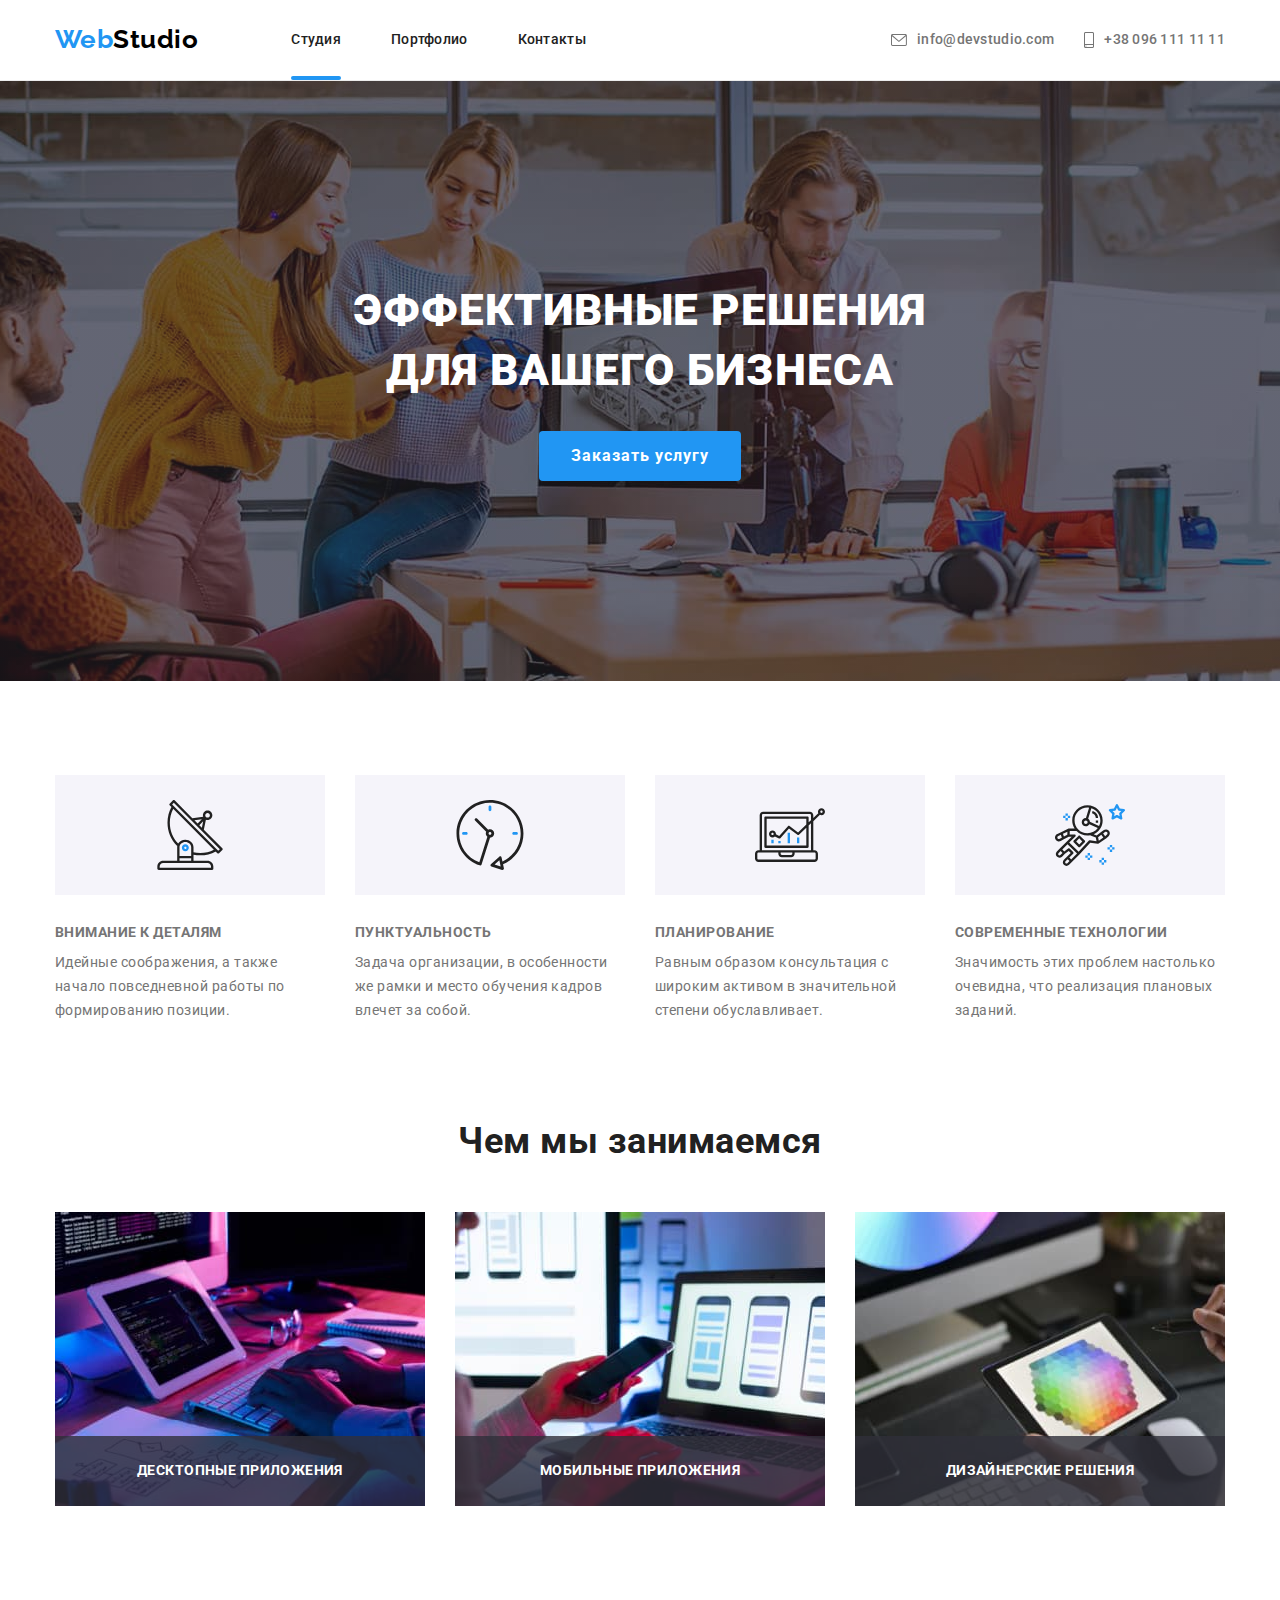
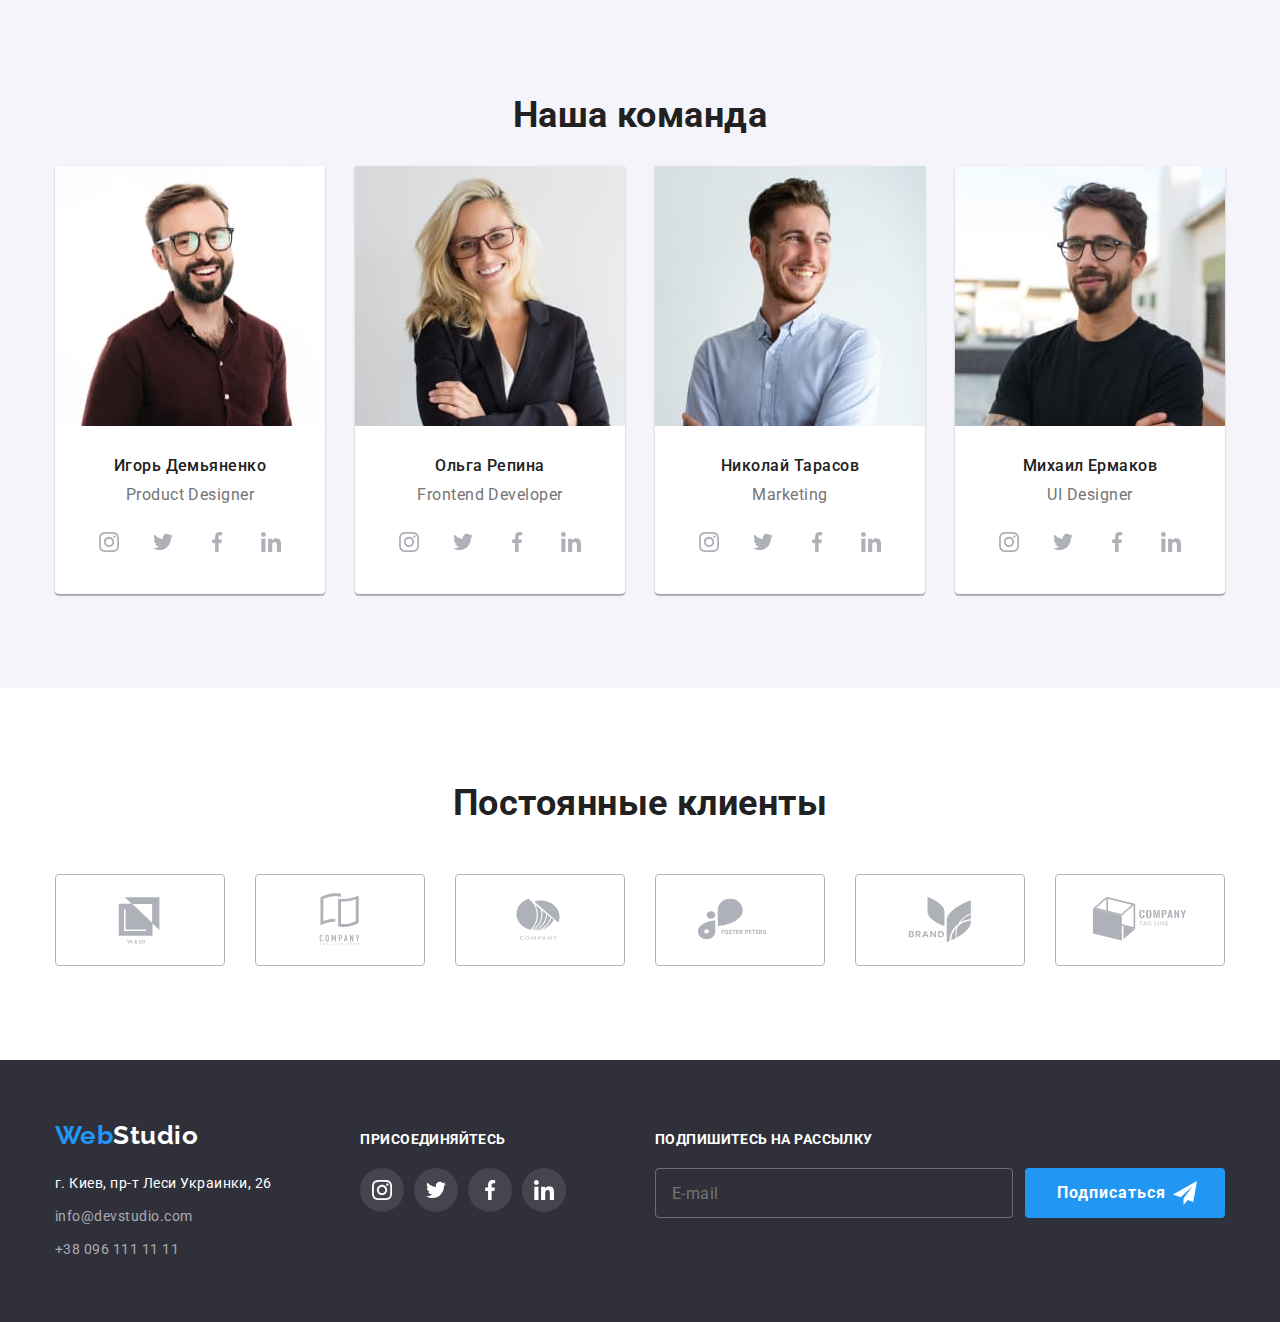
<file: index.html>
<!DOCTYPE html>
<html lang="ru">
  <head>
    <meta charset="UTF-8" />
    <meta http-equiv="X-UA-Compatible" content="IE=edge" />
    <meta name="viewport" content="width=device-width, initial-scale=1.0" />
    <title>WebStudio</title>
    <link rel="preconnect" href="https://fonts.gstatic.com" />
    <link
      href="https://fonts.googleapis.com/css2?family=Raleway:wght@700&family=Roboto:wght@400;500;700;900&display=swap"
      rel="stylesheet"
    />
    <link
      rel="stylesheet"
      href="https://cdnjs.cloudflare.com/ajax/libs/modern-normalize/1.0.0/modern-normalize.min.css"
    />
    <link rel="stylesheet" href="./css/main.css" />
  </head>
  <body>
    <header class="header">
      <div class="container header__nav">
        <nav class="header__nav">
          <a href="./index.html" class="logo header__logo"
            >Web<span class="logo__accent">Studio</span>
          </a>
          <ul class="header__site-nav list">
            <li class="item">
              <a
                href="./index.html"
                class="link header__nav-top header__current"
                >Студия</a
              >
            </li>
            <li class="item">
              <a href="./portfolio.html" class="link header__nav-top"
                >Портфолио</a
              >
            </li>
            <li class="item">
              <a href="" class="link header__nav-top">Контакты</a>
            </li>
          </ul>
        </nav>
        <ul class="header__contacts list">
          <li class="item header__contacts-link">
            <a href="mailto:info@devstudio.com" class="link header__nav-top">
              <svg class="header--mail">
                <use
                  href="./images/icons/symbol-defs.svg#icon-envelopehover"
                ></use>
              </svg>
              info@devstudio.com
            </a>
          </li>
          <li class="item header__contacts-link">
            <a href="tel:+380961111111" class="link header__nav-top">
              <svg class="header--phone">
                <use
                  href="./images/icons/symbol-defs.svg#icon-smartphone"
                ></use>
              </svg>
              +38 096 111 11 11</a
            >
          </li>
        </ul>
      </div>
    </header>

    <main>
      <!-- Главная секция - Блок "Герой"  -->
      <section class="hero overlay">
        <div class="container">
          <h1 class="hero__title">
            Эффективные решения <br />
            для вашего бизнеса
          </h1>
          <button data-modal-open type="button" class="button primary pointer">
            Заказать услугу
          </button>
        </div>
      </section>

      <!-- Особенности - заголовок h2 спрятать-->
      <section class="section">
        <div class="container">
          <h2 class="section__title visually-hidden">Особенности</h2>
          <ul class="features list">
            <li class="features__item">
              <div class="features__content">
                <div class="features__svg">
                  <svg class="features__icon">
                    <use
                      href="./images/icons/symbol-defs.svg#icon-antenna1"
                    ></use>
                  </svg>
                </div>
                <div class="features__text">
                  <h3 class="features__title--color">Внимание к деталям</h3>
                  <p class="features__specialty">
                    Идейные соображения, а также начало повседневной работы по
                    формированию позиции.
                  </p>
                </div>
              </div>
            </li>
            <li class="features__item">
              <div class="features__content">
                <div class="features__svg">
                  <svg class="features__icon">
                    <use
                      href="./images/icons/symbol-defs.svg#icon-clock1"
                    ></use>
                  </svg>
                </div>
                <div class="features__text">
                  <h3 class="features__title--color">Пунктуальность</h3>
                  <p class="features__specialty">
                    Задача организации, в особенности же рамки и место обучения
                    кадров влечет за собой.
                  </p>
                </div>
              </div>
            </li>
            <li class="features__item">
              <div class="features__content">
                <div class="features__svg">
                  <svg class="features__icon">
                    <use
                      href="./images/icons/symbol-defs.svg#icon-diagram1"
                    ></use>
                  </svg>
                </div>
                <div class="features__text">
                  <h3 class="features__title--color">Планирование</h3>
                  <p class="features__specialty">
                    Равным образом консультация с широким активом в значительной
                    степени обуславливает.
                  </p>
                </div>
              </div>
            </li>
            <li class="features__item">
              <div class="features__content">
                <div class="features__svg">
                  <svg class="features__icon">
                    <use
                      href="./images/icons/symbol-defs.svg#icon-astronaut"
                    ></use>
                  </svg>
                </div>
                <div class="features__text">
                  <h3 class="features__title--color">Современные технологии</h3>
                  <p class="features__specialty">
                    Значимость этих проблем настолько очевидна, что реализация
                    плановых заданий.
                  </p>
                </div>
              </div>
            </li>
          </ul>
        </div>
      </section>

      <!-- Чем мы занимаемся   -->

      <section class="section works works--top">
        <div class="container">
          <h2 class="section__title works__title">Чем мы занимаемся</h2>
          <ul class="list flex-item">
            <li class="flex-item works__picture">
              <div class="works__thumb">
                <img
                  src="./images/box1.jpg"
                  alt="Вид сайта на ПК"
                  width="370"
                />
                <div class="works__caption">
                  <p class="works__text">Десктопные приложения</p>
                </div>
              </div>
            </li>
            <li class="flex-item works__picture">
              <div class="works__thumb">
                <img
                  src="./images/box2.jpg"
                  alt="Разработка мобильного приложения"
                  width="370"
                />
                <div class="works__caption">
                  <p class="works__text">Мобильные приложения</p>
                </div>
              </div>
            </li>
            <li class="flex-item works__picture">
              <div class="works__thumb">
                <img
                  src="./images/box3.jpg"
                  alt="Вид сайта на планшете"
                  width="370"
                />
                <div class="works__caption">
                  <p class="works__text">Дизайнерские решения</p>
                </div>
              </div>
            </li>
          </ul>
        </div>
      </section>

      <!-- Наша команда -->
      <section class="team section">
        <div class="container">
          <h2 class="section__title">Наша команда</h2>
          <ul class="team__master list flex-item">
            <li class="team__border">
              <div>
                <img
                  class="flex-item picture"
                  src="./images/img1.jpg"
                  alt="Игорь Демьяненко"
                  width="270"
                />
                <div class="team__text--padding">
                  <h3 class="list">Игорь Демьяненко</h3>
                  <p class="team__master-post">Product Designer</p>
                  <ul class="socials-icons">
                    <li class="list socials-icons-item">
                      <a href="" class="socials-icons-link"
                        ><svg class="socials-icons-svg">
                          <use
                            href="./images/icons/symbol-defs.svg#icon-instagram"
                          ></use>
                        </svg>
                      </a>
                    </li>
                    <li class="list socials-icons-item">
                      <a href="" class="socials-icons-link"
                        ><svg class="socials-icons-svg">
                          <use
                            href="./images/icons/symbol-defs.svg#icon-twitter"
                          ></use>
                        </svg>
                      </a>
                    </li>
                    <li class="list socials-icons-item">
                      <a href="" class="socials-icons-link"
                        ><svg class="socials-icons-svg">
                          <use
                            href="./images/icons/symbol-defs.svg#icon-facebook"
                          ></use>
                        </svg>
                      </a>
                    </li>
                    <li class="list socials-icons-item">
                      <a href="" class="socials-icons-link"
                        ><svg class="socials-icons-svg">
                          <use
                            href="./images/icons/symbol-defs.svg#icon-linkedin"
                          ></use>
                        </svg>
                      </a>
                    </li>
                  </ul>
                </div>
              </div>
            </li>
            <li class="team__border">
              <div>
                <img
                  class="flex-item picture"
                  src="./images/img2.jpg"
                  alt="Ольга Репина"
                  width="270"
                />
                <div class="team__text--padding">
                  <h3 class="list">Ольга Репина</h3>
                  <p class="team__master-post">Frontend Developer</p>
                  <ul class="socials-icons">
                    <li class="list socials-icons-item">
                      <a href="" class="socials-icons-link"
                        ><svg class="socials-icons-svg">
                          <use
                            href="./images/icons/symbol-defs.svg#icon-instagram"
                          ></use>
                        </svg>
                      </a>
                    </li>
                    <li class="list socials-icons-item">
                      <a href="" class="socials-icons-link"
                        ><svg class="socials-icons-svg">
                          <use
                            href="./images/icons/symbol-defs.svg#icon-twitter"
                          ></use>
                        </svg>
                      </a>
                    </li>
                    <li class="list socials-icons-item">
                      <a href="" class="socials-icons-link"
                        ><svg class="socials-icons-svg">
                          <use
                            href="./images/icons/symbol-defs.svg#icon-facebook"
                          ></use>
                        </svg>
                      </a>
                    </li>
                    <li class="list socials-icons-item">
                      <a href="" class="socials-icons-link"
                        ><svg class="socials-icons-svg">
                          <use
                            href="./images/icons/symbol-defs.svg#icon-linkedin"
                          ></use>
                        </svg>
                      </a>
                    </li>
                  </ul>
                </div>
              </div>
            </li>
            <li class="team__border">
              <div>
                <img
                  class="flex-item picture"
                  src="./images/img3.jpg"
                  alt="Николай Тарасов"
                  width="270"
                />
                <div class="team__text--padding">
                  <h3 class="list">Николай Тарасов</h3>
                  <p class="team__master-post">Marketing</p>
                  <ul class="socials-icons">
                    <li class="list socials-icons-item">
                      <a href="" class="socials-icons-link"
                        ><svg class="socials-icons-svg">
                          <use
                            href="./images/icons/symbol-defs.svg#icon-instagram"
                          ></use>
                        </svg>
                      </a>
                    </li>
                    <li class="list socials-icons-item">
                      <a href="" class="socials-icons-link"
                        ><svg class="socials-icons-svg">
                          <use
                            href="./images/icons/symbol-defs.svg#icon-twitter"
                          ></use>
                        </svg>
                      </a>
                    </li>
                    <li class="list socials-icons-item">
                      <a href="" class="socials-icons-link"
                        ><svg class="socials-icons-svg">
                          <use
                            href="./images/icons/symbol-defs.svg#icon-facebook"
                          ></use>
                        </svg>
                      </a>
                    </li>
                    <li class="list socials-icons-item">
                      <a href="" class="socials-icons-link"
                        ><svg class="socials-icons-svg">
                          <use
                            href="./images/icons/symbol-defs.svg#icon-linkedin"
                          ></use>
                        </svg>
                      </a>
                    </li>
                  </ul>
                </div>
              </div>
            </li>
            <li class="team__border">
              <div>
                <img
                  class="flex-item picture"
                  src="./images/img4.jpg"
                  alt="Михаил Ермаков"
                  width="270"
                />
                <div class="team__text--padding">
                  <h3 class="list">Михаил Ермаков</h3>
                  <p class="team__master-post">UI Designer</p>
                  <ul class="socials-icons">
                    <li class="list socials-icons-item">
                      <a href="" class="socials-icons-link"
                        ><svg class="socials-icons-svg">
                          <use
                            href="./images/icons/symbol-defs.svg#icon-instagram"
                          ></use>
                        </svg>
                      </a>
                    </li>
                    <li class="list socials-icons-item">
                      <a href="" class="socials-icons-link"
                        ><svg class="socials-icons-svg">
                          <use
                            href="./images/icons/symbol-defs.svg#icon-twitter"
                          ></use>
                        </svg>
                      </a>
                    </li>
                    <li class="list socials-icons-item">
                      <a href="" class="socials-icons-link"
                        ><svg class="socials-icons-svg">
                          <use
                            href="./images/icons/symbol-defs.svg#icon-facebook"
                          ></use>
                        </svg>
                      </a>
                    </li>
                    <li class="list socials-icons-item">
                      <a href="" class="socials-icons-link"
                        ><svg class="socials-icons-svg">
                          <use
                            href="./images/icons/symbol-defs.svg#icon-linkedin"
                          ></use>
                        </svg>
                      </a>
                    </li>
                  </ul>
                </div>
              </div>
            </li>
          </ul>
        </div>
      </section>
    </main>

    <!-- Постоянные клиенты-->

    <section class="section">
      <div class="container">
        <h2 class="section__title clients">Постоянные клиенты</h2>
        <ul class="clients__list">
          <li class="list clients__company">
            <a
              href=""
              class="clients__img"
              target="_blank"
              rel="noopener noreferrer"
            >
              <svg class="clients__svg" width="41" height="47">
                <use href="./images/icons/symbol-defs.svg#icon-logo1"></use>
              </svg>
            </a>
          </li>
          <li class="list clients__company">
            <a
              href=""
              class="clients__img"
              target="_blank"
              rel="noopener noreferrer"
            >
              <svg class="clients__svg" width="40" height="52">
                <use href="./images/icons/symbol-defs.svg#icon-logo2"></use>
              </svg>
            </a>
          </li>
          <li class="list clients__company">
            <a
              href=""
              class="clients__img"
              target="_blank"
              rel="noopener noreferrer"
            >
              <svg class="clients__svg" width="43" height="41">
                <use href="./images/icons/symbol-defs.svg#icon-logo3"></use>
              </svg>
            </a>
          </li>
          <li class="list clients__company">
            <a
              href=""
              class="clients__img"
              target="_blank"
              rel="noopener noreferrer"
            >
              <svg class="clients__svg" width="84" height="40">
                <use href="./images/icons/symbol-defs.svg#icon-logo4"></use>
              </svg>
            </a>
          </li>
          <li class="list clients__company">
            <a
              href=""
              class="clients__img"
              target="_blank"
              rel="noopener noreferrer"
            >
              <svg class="clients__svg" width="62" height="45">
                <use href="./images/icons/symbol-defs.svg#icon-logo5"></use>
              </svg>
            </a>
          </li>
          <li class="list clients__company">
            <a
              href=""
              class="clients__img"
              target="_blank"
              rel="noopener noreferrer"
            >
              <svg class="clients__svg" width="93" height="43">
                <use href="./images/icons/symbol-defs.svg#icon-logo6"></use>
              </svg>
            </a>
          </li>
        </ul>
      </div>
    </section>

    <!-- Подвал -->

    <footer class="footer footer--padding">
      <div class="container footer__content">
        <div>
          <a href="./index.html" class="logo"
            >Web<span class="footer__address--color">Studio</span>
          </a>
          <address>
            <ul class="list footer__list--top">
              <li class="footer__address--margin">
                <p class="footer__location--decor">
                  г. Киев, пр-т Леси Украинки, 26
                </p>
              </li>
              <li class="footer__address--margin">
                <a
                  href="mailto:info@devstudio.com"
                  class="footer__contacts--color"
                  >info@devstudio.com
                </a>
              </li>
              <li class="footer__address--margin">
                <a href="tel:+380961111111" class="footer__contacts--color"
                  >+38 096 111 11 11
                </a>
              </li>
            </ul>
          </address>
        </div>
        <div class="footer__socials">
          <p class="footer__title">Присоединяйтесь</p>
          <ul class="socials-icons footer__socials-icons">
            <li class="list socials-icons-item">
              <a href="" class="socials-icons-link footer--radius">
                <svg
                  class="socials-icons-svg footer__socials-icons--color"
                  width="20"
                  height="20"
                >
                  <use
                    href="./images/icons/symbol-defs.svg#icon-instagram"
                  ></use>
                </svg>
              </a>
            </li>
            <li class="list socials-icons-item">
              <a href="" class="socials-icons-link footer--radius"
                ><svg class="socials-icons-svg footer__socials-icons--color">
                  <use href="./images/icons/symbol-defs.svg#icon-twitter"></use>
                </svg>
              </a>
            </li>
            <li class="list socials-icons-item">
              <a href="" class="socials-icons-link footer--radius"
                ><svg class="socials-icons-svg footer__socials-icons--color">
                  <use
                    href="./images/icons/symbol-defs.svg#icon-facebook"
                  ></use>
                </svg>
              </a>
            </li>
            <li class="list socials-icons-item">
              <a href="" class="socials-icons-link footer--radius"
                ><svg class="socials-icons-svg footer__socials-icons--color">
                  <use
                    href="./images/icons/symbol-defs.svg#icon-linkedin"
                  ></use>
                </svg>
              </a>
            </li>
          </ul>
        </div>
        <div>
          <p class="footer__title">Подпишитесь на рассылку</p>
          <form>
            <div class="footer__label">
              <label for="mail"></label>

              <input
                class="footer__mail"
                type="email"
                name="mail"
                id="mail"
                placeholder="E-mail"
              />

              <button type="submit" class="button footer__btn">
                Подписаться
              </button>
              <svg class="footer__icon" width="24px" height="24px">
                <use href="./images/icons/symbol-defs.svg#icon-aiconsend"></use>
              </svg>
            </div>
          </form>
        </div>
      </div>
    </footer>

    <div class="backdrop is-hidden" data-modal>
      <div class="modal">
        <button class="modal--close" data-modal-close type="button">
          <svg class="modal__icon" width="18px" height="18px">
            <use
              href="./images/icons/symbol-defs.svg#icon-acloseblack18dp"
            ></use>
          </svg>
        </button>
        <div class="modal-cover">
          <p class="modal--top">Оставьте свои данные, мы вам перезвоним</p>

          <form class="form" autocomplete="on">
            <div class="form__field">
              <label for="name" class="form-label">Имя</label>
              <input
                class="form__input"
                type="text"
                name="name"
                id="name"
                placeholder=" "
              />
              <svg class="form__icon" width="18px" height="18px">
                <use
                  href="./images/icons/symbol-defs.svg#icon-apersonblack"
                ></use>
              </svg>
            </div>

            <div class="form__field">
              <label for="tel" class="form-label">Телефон</label>
              <input
                class="form__input"
                type="tel"
                name="tel"
                id="tel"
                placeholder=" "
              />
              <svg class="form__icon" width="18px" height="18px">
                <use
                  href="./images/icons/symbol-defs.svg#icon-aphoneblack"
                ></use>
              </svg>
            </div>

            <div class="form__field">
              <label class="form-label"
                >Почта
                <input
                  class="form__input"
                  type="email"
                  name="mail"
                  placeholder=" "
                />
                <svg class="form__icon" width="18px" height="18px">
                  <use
                    href="./images/icons/symbol-defs.svg#icon-aemailblack"
                  ></use>
                </svg>
              </label>
            </div>

            <div class="form__field">
              <label for="comment" class="form-label">Комментарий</label>
              <textarea
                name="comment"
                id="comment"
                rows="10"
                class="form__comment form__input"
                placeholder="Введите текст"
              >
              </textarea>
            </div>

            <div class="checkbox checkbox--border">
              <label class="checkbox__label">
                <input
                  class="checkbox--position"
                  type="checkbox"
                  name="policy"
                />
                <span class="checkbox__icon"></span>
                Соглашаюсь с рассылкой и принимаю
                <span>
                  <a class="checkbox__policy" href="">Условия договора</a>
                </span>
              </label>
            </div>

            <div class="modal--botom">
              <button type="submit" class="button form__button">
                Отправить
              </button>
            </div>
          </form>
        </div>
      </div>
    </div>
    <script src="./js/modal.js"></script>
  </body>
</html>
</file>
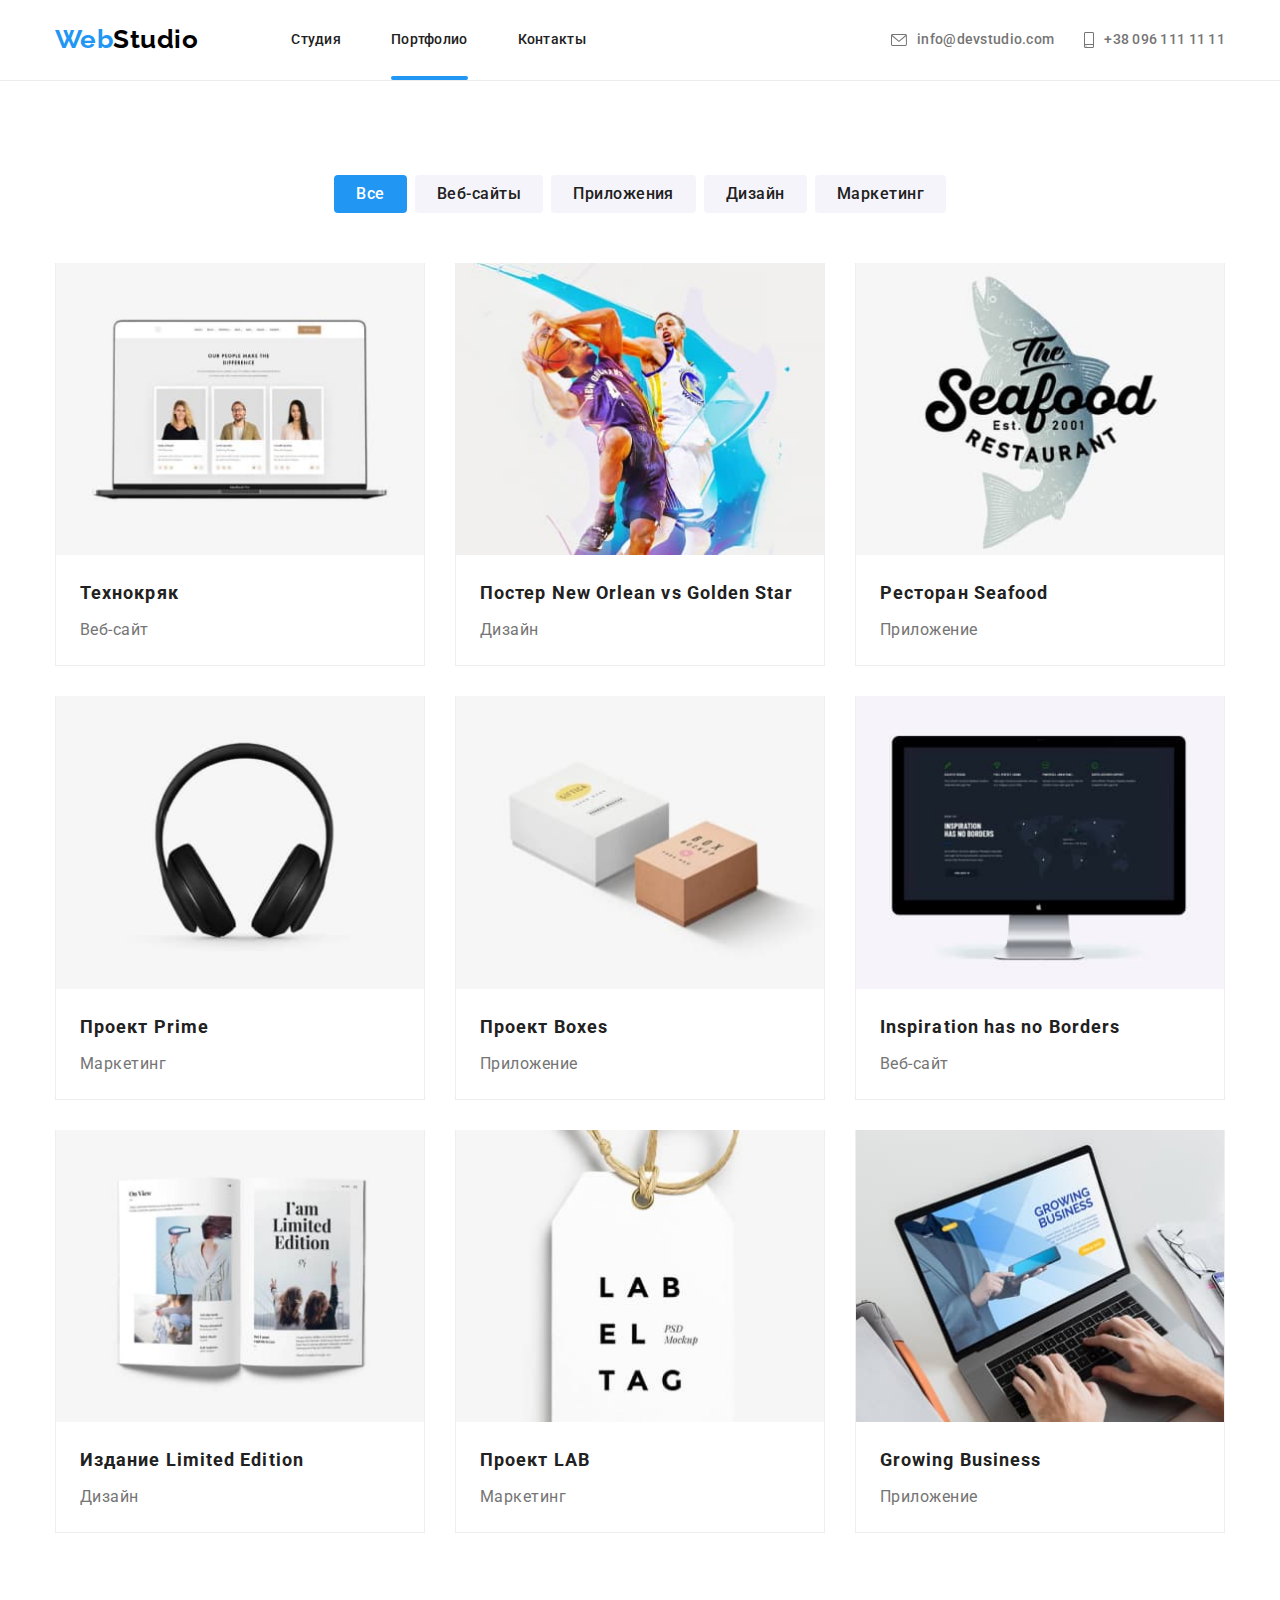
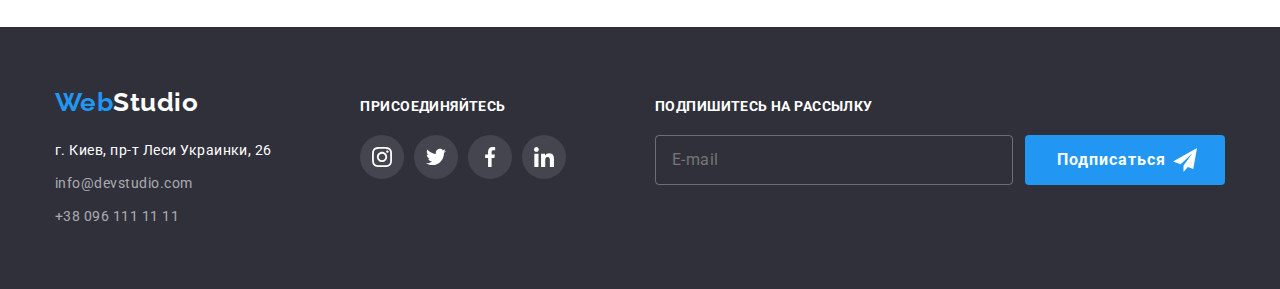
<file: portfolio.html>
<!DOCTYPE html>
<html lang="ru">
  <head>
    <meta charset="UTF-8" />
    <meta http-equiv="X-UA-Compatible" content="IE=edge" />
    <meta name="viewport" content="width=device-width, initial-scale=1.0" />
    <title>Portfolio</title>
    <link rel="preconnect" href="https://fonts.gstatic.com" />
    <link
      href="https://fonts.googleapis.com/css2?family=Raleway:wght@700&family=Roboto:wght@400;500;700;900&display=swap"
      rel="stylesheet"
    />
    <!--<link rel="stylesheet" href="https://cdnjs.com/libraries/modern-normalize ">-->
    <link
      rel="stylesheet"
      href="https://cdnjs.cloudflare.com/ajax/libs/modern-normalize/1.0.0/modern-normalize.min.css"
    />
    <link rel="stylesheet" href="./css/main.css" />
  </head>

  <body>
    <header class="header">
      <div class="container header__nav">
        <nav class="header__nav">
          <a href="./index.html" class="logo header__logo"
            >Web<span class="logo__accent">Studio</span>
          </a>
          <ul class="header__site-nav list">
            <li class="item">
              <a href="./index.html" class="link header__nav-top">Студия</a>
            </li>
            <li class="item">
              <a
                href="./portfolio.html"
                class="link header__nav-top header__current"
                >Портфолио</a
              >
            </li>
            <li class="item">
              <a href="" class="link header__nav-top">Контакты</a>
            </li>
          </ul>
        </nav>
        <ul class="header__contacts list">
          <li class="item header__contacts-link">
            <a href="mailto:info@devstudio.com" class="link header__nav-top">
              <svg class="header--mail">
                <use
                  href="./images/icons/symbol-defs.svg#icon-envelopehover"
                ></use>
              </svg>
              info@devstudio.com
            </a>
          </li>
          <li class="item header__contacts-link">
            <a href="tel:+380961111111" class="link header__nav-top">
              <svg class="header--phone">
                <use
                  href="./images/icons/symbol-defs.svg#icon-smartphone"
                ></use>
              </svg>
              +38 096 111 11 11</a
            >
          </li>
        </ul>
      </div>
    </header>

    <main>
      <section class="section">
        <div class="container filters">
          <h1 class="visually-hidden">Фильтры</h1>
          <ul class="list filters__button">
            <li class="filters__list">
              <button
                type="button"
                class="
                  button
                  filters--main filters__pointer filters__button-all
                "
              >
                Все
              </button>
            </li>
            <li class="filters__list">
              <button
                type="button"
                class="button filters--main filters__pointer"
              >
                Веб-сайты
              </button>
            </li>
            <li class="filters__list">
              <button
                type="button"
                class="button filters--main filters__pointer"
              >
                Приложения
              </button>
            </li>
            <li class="filters__list">
              <button
                type="button"
                class="button filters--main filters__pointer"
              >
                Дизайн
              </button>
            </li>
            <li class="filters__list">
              <button
                type="button"
                class="button filters--main filters__pointer"
              >
                Маркетинг
              </button>
            </li>
          </ul>
          <h2 class="visually-hidden">Проекты</h2>
          <ul class="list projects">
            <li class="projects__items">
              <div>
                <a href="" class="projects__link--decoration">
                  <div class="projects__card">
                    <img
                      src="./images/tekhno.jpg"
                      alt="Сайт клиентов"
                      width="370"
                    />
                    <div class="projects__description">
                      <p class="projects__paragraph">
                        Технокряк это современная площадка распространения
                        коронавируса. Компании используют эту платформу для
                        цифрового шпионажа и атак на защищённые сервера
                        конкурентов.
                      </p>
                    </div>
                  </div>
                  <div class="projects__text">
                    <h3 class="section__title projects__caption">Технокряк</h3>
                    <p class="projects__group">Веб-сайт</p>
                  </div>
                </a>
              </div>
            </li>
            <li class="projects__items">
              <div>
                <a href="" class="projects__link--decoration">
                  <div class="projects__card">
                    <img
                      src="./images/orlean.jpg"
                      alt="Баскетболисты в прыжке"
                      width="370"
                    />
                    <div class="projects__description">
                      <p class="projects__paragraph">
                        Технокряк это современная площадка распространения
                        коронавируса. Компании используют эту платформу для
                        цифрового шпионажа и атак на защищённые сервера
                        конкурентов.
                      </p>
                    </div>
                  </div>
                  <div class="projects__text">
                    <h3 class="section__title projects__caption">
                      Постер New Orlean vs Golden Star
                    </h3>
                    <p class="projects__group">Дизайн</p>
                  </div>
                </a>
              </div>
            </li>
            <li class="projects__items">
              <div>
                <a href="" class="projects__link--decoration">
                  <div class="projects__card">
                    <img
                      src="./images/seafood.jpg"
                      alt="Логотип ресторана"
                      width="370"
                    />
                    <div class="projects__description">
                      <p class="projects__paragraph">
                        Технокряк это современная площадка распространения
                        коронавируса. Компании используют эту платформу для
                        цифрового шпионажа и атак на защищённые сервера
                        конкурентов.
                      </p>
                    </div>
                  </div>
                  <div class="projects__text">
                    <h3 class="section__title projects__caption">
                      Ресторан Seafood
                    </h3>
                    <p class="projects__group">Приложение</p>
                  </div>
                </a>
              </div>
            </li>
            <li class="projects__items">
              <div>
                <a href="" class="projects__link--decoration">
                  <div class="projects__card">
                    <img src="./images/prime.jpg" alt="Наушники" width="370" />
                    <div class="projects__description">
                      <p class="projects__paragraph">
                        Технокряк это современная площадка распространения
                        коронавируса. Компании используют эту платформу для
                        цифрового шпионажа и атак на защищённые сервера
                        конкурентов.
                      </p>
                    </div>
                  </div>
                  <div class="projects__text">
                    <h3 class="section__title projects__caption">
                      Проект Prime
                    </h3>
                    <p class="projects__group">Маркетинг</p>
                  </div>
                </a>
              </div>
            </li>
            <li class="projects__items">
              <div>
                <a href="" class="projects__link--decoration">
                  <div class="projects__card">
                    <img
                      src="./images/boxes.jpg"
                      alt="Коробочки на белом фоне"
                      width="370"
                    />
                    <div class="projects__description">
                      <p class="projects__paragraph">
                        Технокряк это современная площадка распространения
                        коронавируса. Компании используют эту платформу для
                        цифрового шпионажа и атак на защищённые сервера
                        конкурентов.
                      </p>
                    </div>
                  </div>
                  <div class="projects__text">
                    <h3 class="section__title projects__caption">
                      Проект Boxes
                    </h3>
                    <p class="projects__group">Приложение</p>
                  </div>
                </a>
              </div>
            </li>
            <li class="projects__items">
              <div>
                <a href="" class="projects__link--decoration">
                  <div class="projects__card">
                    <img
                      src="./images/inspiration.jpg"
                      alt="Страница сайта на темном фоне"
                      width="370"
                    />
                    <div class="projects__description">
                      <p class="projects__paragraph">
                        Технокряк это современная площадка распространения
                        коронавируса. Компании используют эту платформу для
                        цифрового шпионажа и атак на защищённые сервера
                        конкурентов.
                      </p>
                    </div>
                  </div>
                  <div class="projects__text">
                    <h3 class="section__title projects__caption">
                      Inspiration has no Borders
                    </h3>
                    <p class="projects__group">Веб-сайт</p>
                  </div>
                </a>
              </div>
            </li>
            <li class="projects__items">
              <div>
                <a href="" class="projects__link--decoration">
                  <div class="projects__card">
                    <img
                      src="./images/limited.jpg"
                      alt="Развертка книги"
                      width="370"
                    />
                    <div class="projects__description">
                      <p class="projects__paragraph">
                        Технокряк это современная площадка распространения
                        коронавируса. Компании используют эту платформу для
                        цифрового шпионажа и атак на защищённые сервера
                        конкурентов.
                      </p>
                    </div>
                  </div>
                  <div class="projects__text">
                    <h3 class="section__title projects__caption">
                      Издание Limited Edition
                    </h3>
                    <p class="projects__group">Дизайн</p>
                  </div>
                </a>
              </div>
            </li>
            <li class="projects__items">
              <div>
                <a href="" class="projects__link--decoration">
                  <div class="projects__card">
                    <img src="./images/lab.jpg" alt="Бирка" width="370" />
                    <div class="projects__description">
                      <p class="projects__paragraph">
                        Технокряк это современная площадка распространения
                        коронавируса. Компании используют эту платформу для
                        цифрового шпионажа и атак на защищённые сервера
                        конкурентов.
                      </p>
                    </div>
                  </div>
                  <div class="projects__text">
                    <h3 class="section__title projects__caption">Проект LAB</h3>
                    <p class="projects__group">Маркетинг</p>
                  </div>
                </a>
              </div>
            </li>
            <li class="projects__items">
              <div>
                <a href="" class="projects__link--decoration">
                  <div class="projects__card">
                    <img
                      src="./images/growing.jpg"
                      alt="Открытый ноутбук с приложением"
                      width="370"
                    />
                    <div class="projects__description">
                      <p class="projects__paragraph">
                        Технокряк это современная площадка распространения
                        коронавируса. Компании используют эту платформу для
                        цифрового шпионажа и атак на защищённые сервера
                        конкурентов.
                      </p>
                    </div>
                  </div>
                  <div class="projects__text">
                    <h3 class="section__title projects__caption">
                      Growing Business
                    </h3>
                    <p class="projects__group">Приложение</p>
                  </div>
                </a>
              </div>
            </li>
          </ul>
        </div>
      </section>
    </main>

    <footer class="footer footer--padding">
      <div class="container footer__content">
        <div>
          <a href="./index.html" class="logo"
            >Web<span class="footer__address--color">Studio</span>
          </a>
          <address>
            <ul class="list footer__list--top">
              <li class="footer__address--margin">
                <p class="footer__location--decor">
                  г. Киев, пр-т Леси Украинки, 26
                </p>
              </li>
              <li class="footer__address--margin">
                <a
                  href="mailto:info@devstudio.com"
                  class="footer__contacts--color"
                  >info@devstudio.com
                </a>
              </li>
              <li class="footer__address--margin">
                <a href="tel:+380961111111" class="footer__contacts--color"
                  >+38 096 111 11 11
                </a>
              </li>
            </ul>
          </address>
        </div>
        <div class="footer__socials">
          <p class="footer__title">Присоединяйтесь</p>
          <ul class="socials-icons footer__socials-icons">
            <li class="list socials-icons-item">
              <a href="" class="socials-icons-link footer--radius">
                <svg
                  class="socials-icons-svg footer__socials-icons--color"
                  width="20"
                  height="20"
                >
                  <use
                    href="./images/icons/symbol-defs.svg#icon-instagram"
                  ></use>
                </svg>
              </a>
            </li>
            <li class="list socials-icons-item">
              <a href="" class="socials-icons-link footer--radius"
                ><svg class="socials-icons-svg footer__socials-icons--color">
                  <use href="./images/icons/symbol-defs.svg#icon-twitter"></use>
                </svg>
              </a>
            </li>
            <li class="list socials-icons-item">
              <a href="" class="socials-icons-link footer--radius"
                ><svg class="socials-icons-svg footer__socials-icons--color">
                  <use
                    href="./images/icons/symbol-defs.svg#icon-facebook"
                  ></use>
                </svg>
              </a>
            </li>
            <li class="list socials-icons-item">
              <a href="" class="socials-icons-link footer--radius"
                ><svg class="socials-icons-svg footer__socials-icons--color">
                  <use
                    href="./images/icons/symbol-defs.svg#icon-linkedin"
                  ></use>
                </svg>
              </a>
            </li>
          </ul>
        </div>
        <div>
          <p class="footer__title">Подпишитесь на рассылку</p>
          <form>
            <div class="footer__label">
              <label for="mail"></label>

              <input
                class="footer__mail"
                type="email"
                name="mail"
                id="mail"
                placeholder="E-mail"
              />

              <button type="submit" class="button footer__btn">
                Подписаться
              </button>
              <svg class="footer__icon" width="24px" height="24px">
                <use href="./images/icons/symbol-defs.svg#icon-aiconsend"></use>
              </svg>
            </div>
          </form>
        </div>
      </div>
    </footer>
  </body>
</html>
</file>
<file: css/main.css>
:root {
  --primary-text-color: #757575;
  --section-title-color: #212121;
  --accent-color: #2196f3;
  --button-text-color: #ffffff;
  --dark-accent-color: #000000;
  --white-accent-color: #ffffff;
  --link-text-color: #757575;
  --features-bcg-cl: #f5f4fa;
  --features-icon-cl: rgba(245, 244, 250, 1);
  --socials-icons-fill: rgba(175, 177, 184, 1);
  --footer-radius-bcg: rgba(255, 255, 255, 0.1);
  --footer-rgba-cl: rgba(255, 255, 255, 0.6);
  --grey-bcg-cl: #c4c4c4;
  --button-bcg-cl: #f5f4fa;
  --team-bcg-cl: #f5f4fa;
  --dark-bcg-cl: #2f303a;
  --works-bcg-cl: rgba(47, 48, 58, 0.8);
  --clients-company-border: rgba(175, 177, 184, 1);
  --clients-company-cl: #afb1b8;
  --clients-company-hover: rgba(33, 150, 243, 1);
  --main-current-cl: rgba(33, 150, 243, 1);
  --border-main-cl: rgba(236, 236, 236, 1);
  --overlay-gradient-color: rgba(47, 48, 58, 0.4);
  --backdrop-color: rgba(0, 0, 0, 0.2);
  --modal-color: #ffffff;
  --form-icon-close: rgba(33, 33, 33, 1);
  --animation: 250ms cubic-bezier(0.4, 0, 0.2, 1);
}

.header__site-nav .link:hover,
.header__site-nav .link:focus,
.header__contacts .link:hover,
.header__contacts .link:focus, .footer__contacts--color:hover, .footer__contacts--color:focus {
  color: var(--accent-color);
}

body {
  color: var(--primary-text-color);
  font-family: Roboto, sans-serif;
  letter-spacing: 0.03em;
}

img {
  display: block;
  max-width: 100%;
  height: auto;
}

.link {
  padding-top: 32px;
  padding-bottom: 32px;
  transition: color var(--animation);
}

.link:not(:last-child) {
  padding-left: 50px;
  padding-right: 50px;
}

.list {
  list-style: none;
  padding: 0;
  margin: 0;
}

.visually-hidden {
  position: absolute !important;
  clip: rect(1px 1px 1px 1px);
  clip: rect(1px, 1px, 1px, 1px);
  padding: 0 !important;
  border: 0 !important;
  height: 1px !important;
  width: 1px !important;
  overflow: hidden;
}

.title {
  margin-bottom: 10px;
}

.container {
  width: 1200px;
  padding-left: 15px;
  padding-right: 15px;
  margin-left: auto;
  margin-right: auto;
}

.logo {
  font-family: Raleway, sans-serif;
  font-weight: 700;
  font-size: 26px;
  line-height: 1.19;
  text-decoration: none;
}

.logo {
  color: var(--accent-color);
}

.logo__accent {
  color: var(--dark-accent-color);
}

.socials-icons {
  display: flex;
  align-items: center;
  justify-content: center;
  padding: 0;
  margin-top: 16px;
}

.socials-icons-item {
  margin-right: 10px;
}

.socials-icons-item:last-child {
  margin-right: 0;
}

.socials-icons-link {
  display: flex;
  align-items: center;
  justify-content: center;
  width: 44px;
  height: 44px;
}

.socials-icons-link:hover, .socials-icons-link:focus {
  border-radius: 50%;
  background-color: var(--accent-color);
}

.socials-icons-svg {
  width: 20px;
  height: 20px;
  fill: var(--socials-icons-fill);
}

.socials-icons-link:hover .socials-icons-svg,
.socials-icons-link:focus .socials-icons-svg {
  fill: var(--white-accent-color);
  background-color: var(--accent-color);
  transition: background-color var(--animation), fill var(--animation);
}

.list .socials-icons-item {
  margin-bottom: 0;
}

.button {
  background-color: var(--accent-color);
}

.button:hover, .button:focus {
  color: var(--button-text-color);
  background-color: var(--accent-color);
  border: 1px solid #000000;
  box-sizing: border-box;
  box-shadow: 0px 3px 1px rgba(0, 0, 0, 0.1), 0px 1px 2px rgba(0, 0, 0, 0.08), 0px 2px 2px rgba(0, 0, 0, 0.12);
  border-radius: 4px;
  border: none;
}

button {
  border-radius: 4px;
  padding: 10px 32px;
  border: none;
  color: var(--button-text-color);
  min-width: 200px;
  text-align: center;
  transition: background-color var(--animation), color var(--animation), box-shadov var(--animation);
}

.button.primary {
  color: var(--button-text-color);
  letter-spacing: 0.06em;
  font-weight: 700;
  font-size: 16px;
  line-height: 1.87;
  background-color: var(--accent-color);
}

.pointer {
  cursor: pointer;
}

.backdrop {
  position: fixed;
  top: 0;
  left: 0;
  width: 100%;
  height: 100%;
  overflow: auto;
  background-color: var(--backdrop-color);
  opacity: 1;
  transition: opacity var(--animation);
}

.backdrop.is-hidden {
  opacity: 0;
  pointer-events: none;
}

.modal {
  position: absolute;
  top: 50%;
  left: 50%;
  max-width: 528px;
  min-height: 581px;
  transform: translate(-50%, -50%) scale(1);
  background-color: var(--modal-color);
  padding: 40px 30px;
  box-shadow: 0px 1px 3px rgba(0, 0, 0, 0.12), 0px 1px 1px rgba(0, 0, 0, 0.14), 0px 2px 1px rgba(0, 0, 0, 0.2);
  border-radius: 4px;
}

.modal--close {
  position: absolute;
  top: 15px;
  right: 15px;
  display: flex;
  justify-content: center;
  align-items: center;
  min-width: 30px;
  height: 30px;
  padding: 0;
  background-color: var(--modal-color);
  border-radius: 50%;
  border: 1px solid rgba(0, 0, 0, 0.1);
  cursor: pointer;
  outline: none;
  transition: border var(--animation);
}

.modal--close:hover, .modal--close:focus {
  box-shadow: 0px 1px 3px rgba(0, 0, 0, 0.12), 0px 1px 1px rgba(0, 0, 0, 0.14), 0px 2px 1px rgba(0, 0, 0, 0.2);
}

.modal__icon {
  transition: fill var(--animation);
}

.modal__icon:hover, .modal__icon:focus {
  fill: var(--main-current-cl);
}

.modal--top {
  margin-top: 0;
  margin-bottom: 12px;
  font-weight: bold;
  font-size: 20px;
  line-height: 1.1;
  text-align: center;
  color: var(--section-title-color);
}

.modal--botom {
  display: flex;
  align-items: center;
  justify-content: center;
}

.form {
  margin-left: auto;
  margin-right: auto;
}

.form__field {
  display: flex;
  flex-direction: column;
  margin-bottom: 10px;
  position: relative;
}

.form__field label {
  margin-bottom: 4px;
}

.form__icon {
  position: absolute;
  top: 50%;
  left: 10px;
  display: inline-flex;
  fill: var(--form-icon-close);
  transition: fill var(--animation);
}

.form__input:focus ~ .form__icon {
  fill: var(--accent-color);
}

.form__input:focus-within {
  border: 1px solid var(--accent-color);
}

.form__input {
  align-items: center;
  width: 100%;
  height: 40px;
  border: 1px solid rgba(33, 33, 33, 0.2);
  border-radius: 4px;
  padding-left: 42px;
  outline: none;
  transition: border var(--animation);
}

textarea {
  resize: none;
  margin-bottom: 17px;
}

.form__comment {
  padding: 12px 16px;
  min-height: 120px;
}

.form__field input::placeholder {
  font-size: 12px;
  line-height: 1.17;
  letter-spacing: 0.01em;
  color: rgba(117, 117, 117, 0.5);
}

.checkbox__label {
  display: block;
  margin-bottom: 30px;
  cursor: pointer;
}

.checkbox--border:focus-within {
  border: 1px solid var(--accent-color);
}

.checkbox__policy {
  font-size: 14px;
  line-height: 1.71;
  text-decoration-line: underline;
  color: var(--accent-color);
}

.checkbox__icon {
  display: inline-block;
  width: 16px;
  height: 15px;
  border: 2px solid #212121;
}

.checkbox--position {
  position: absolute !important;
  clip: rect(1px 1px 1px 1px);
  clip: rect(1px, 1px, 1px, 1px);
  padding: 0 !important;
  border: 0 !important;
  height: 1px !important;
  width: 1px !important;
  overflow: hidden;
}

.checkbox--position:checked + .checkbox__icon {
  background-color: var(--accent-color);
  border-color: var(--accent-color);
  border-radius: 2px;
  border: none;
  background-image: url("../images/icons/aiconcheck.svg");
  background-size: contain;
  background-origin: border-box;
}

.form__button {
  display: inline-flex;
  width: 200px;
  height: 50px;
  font-size: 16px;
  line-height: 1.8;
  letter-spacing: 0.06em;
  font-weight: 700;
  padding: 10px 55px;
  font-size: inherit;
  cursor: pointer;
  background-color: var(--accent-color);
  box-shadow: 0px 4px 4px rgba(0, 0, 0, 0.15);
}

.form__button:hover, .form__button:focus {
  background-color: #188ce8;
  box-shadow: 0px 4px 4px rgba(0, 0, 0, 0.15);
}

.header {
  border-bottom: 1px solid var(--border-main-cl);
}

.header__nav {
  display: flex;
  align-items: center;
  justify-content: center;
}

.header__site-nav .list {
  display: flex;
  align-items: center;
}

.header__current {
  text-decoration: none;
  color: currentColor;
  position: relative;
}

.header__current::after {
  content: "";
  display: block;
  width: 100%;
  height: 4px;
  background-color: var(--main-current-cl);
  border-radius: 2px;
  position: absolute;
  left: 0;
  bottom: 0;
  opacity: 1;
  transition: opacity var(--animation);
}

.header__logo {
  display: block;
  padding-top: 24px;
  padding-bottom: 25px;
  margin-right: auto;
}

.header__nav-top {
  display: block;
}

.header__site-nav {
  display: flex;
  align-items: center;
  justify-content: center;
  margin-left: 93px;
}

.header__site-nav .item:not(:last-child) {
  margin-right: 50px;
}

.header__site-nav .link {
  color: var(--section-title-color);
  letter-spacing: 0.02em;
  font-weight: 500;
  font-size: 14px;
  line-height: 1.14;
  text-decoration: none;
}

.header__contacts {
  display: flex;
  align-items: center;
  justify-content: center;
  margin-left: auto;
}

.header__contacts .link {
  display: flex;
  align-items: center;
  justify-content: center;
  padding-top: 32px;
  padding-bottom: 32px;
  color: var(--link-text-color);
  letter-spacing: 0.02em;
  font-weight: 500;
  font-size: 14px;
  line-height: 1.14;
  text-decoration: none;
}

.header__contacts .item:not(:last-child) {
  margin-right: 30px;
}

.header__contacts-link {
  color: var(--link-text-color);
}

.header__contacts-link:hover, .header__contacts-link:focus {
  fill: var(--accent-color);
}

.header--mail {
  display: inline-flex;
  align-items: center;
  text-decoration: none;
  width: 16px;
  height: 12px;
  margin-right: 10px;
  cursor: pointer;
  background-size: contain;
  fill: currentColor;
}

.header--phone {
  display: inline-flex;
  align-items: center;
  text-decoration: none;
  cursor: pointer;
  width: 10px;
  height: 16px;
  margin-right: 10px;
  background-size: contain;
  fill: currentColor;
}

.overlay {
  max-width: 1600px;
  height: 600px;
  margin-left: auto;
  margin-right: auto;
  padding-top: 200px;
  padding-bottom: 200px;
  background-image: linear-gradient(var(--overlay-gradient-color), var(--overlay-gradient-color)), url("../images/heroj.jpg");
  background-repeat: no-repeat;
  background-position: center;
  background-size: cover;
}

.hero {
  background-color: var(--grey-bcg-cl);
  letter-spacing: 0.06em;
  text-align: center;
}

.hero__title {
  margin-top: 0px;
  margin-bottom: 30px;
  color: var(--white-accent-color);
  font-weight: 900;
  font-size: 44px;
  line-height: 1.36;
  text-transform: uppercase;
}

.section {
  padding-top: 94px;
  padding-bottom: 94px;
}

.section__title {
  margin-top: 0;
  color: var(--section-title-color);
  font-weight: 700;
  font-size: 36px;
  line-height: 1.17;
}

.features {
  display: flex;
}

.features__item {
  width: 270px;
  height: 251px;
}

.features__item:not(:last-child) {
  margin-right: 30px;
}

.features__svg {
  display: flex;
  align-items: center;
  justify-content: center;
  width: 270px;
  height: 120px;
  background-color: var(--features-bcg-cl);
}

.features__icon {
  width: 70px;
  height: 70px;
  border-radius: 4px;
  fill: var(--features-icon-cl);
  background-size: 70px;
  background-repeat: no-repeat;
  background-position: center;
}

.features__text {
  margin-top: 30px;
}

.features-list .features__title--color {
  color: var(--section-title-color);
}

.section .features__title--color {
  margin-top: 0px;
  margin-bottom: 10px;
  font-weight: 700;
  font-size: 14px;
  line-height: 1.14;
  text-transform: uppercase;
}

.section .features__specialty {
  margin-top: 0px;
  margin-bottom: 0px;
  font-size: 14px;
  line-height: 1.71;
}

footer {
  background-color: var(--dark-bcg-cl);
  font-size: 14px;
  line-height: 1.71;
}

.footer--padding {
  padding-top: 60px;
  padding-bottom: 60px;
}

.footer__content {
  display: flex;
  align-items: baseline;
  justify-content: space-between;
}

.footer__socials {
  display: block;
  align-items: center;
  justify-content: left;
}

.footer__socials-icons {
  margin: 0;
}

.footer--radius {
  background-color: var(--footer-radius-bcg);
  border-radius: 50%;
}

.footer__title {
  font-weight: bold;
  font-size: 14px;
  line-height: 1.14;
  letter-spacing: 0.03em;
  text-transform: uppercase;
  margin-top: 0;
  margin-bottom: 20px;
  color: var(--white-accent-color);
}

.footer__socials-icons--color {
  fill: var(--white-accent-color);
}

.footer__list--top {
  margin-top: 20px;
}

.footer__address--margin:not(:last-child) {
  margin-bottom: 9px;
}

.footer__location--decor {
  margin-top: 0;
  margin-bottom: 0;
  color: var(--white-accent-color);
  font-style: normal;
}

.footer__contacts--color {
  font-style: normal;
  color: var(--footer-rgba-cl);
  text-decoration: none;
  transition: color var(--animation);
}

.footer__address--color {
  color: var(--white-accent-color);
}

.footer__label {
  display: flex;
  align-items: center;
  justify-content: center;
  position: relative;
}

.footer__mail {
  padding: 15px 16px;
  margin-right: 12px;
  width: 358px;
  height: 50px;
  background-color: inherit;
  border: 1px solid rgba(255, 255, 255, 0.3);
  box-sizing: border-box;
  border-radius: 4px;
  font-size: 16px;
  line-height: 1.25px;
  letter-spacing: 0.03em;
  color: var(--footer-rgba-cl);
}

.footer__mail:hover, .footer__mail:focus-within {
  border: 1px solid #2196f3;
}

.footer__mail input::placeholder {
  color: var(--footer-rgba-cl);
}

.footer__icon {
  position: absolute;
  top: 13px;
  right: 28px;
  fill: var(--button-text-color);
}

.footer__btn {
  width: 200px;
  height: 50px;
  font-weight: bold;
  font-size: 16px;
  line-height: 1.87;
  display: flex;
  align-items: center;
  text-align: center;
  letter-spacing: 0.06em;
  cursor: pointer;
  color: var(--button-text-color);
}

.team {
  text-align: center;
  background-color: var(--team-bcg-cl);
}

.team__master .list {
  text-align: center;
  color: var(--section-title-color);
  font-weight: 500;
  font-size: 16px;
  line-height: 1.19;
}

.team__master-post {
  text-align: center;
  font-size: 16px;
  line-height: 1.19;
  margin-top: 10px;
  margin-bottom: 0;
}

.team__border {
  margin-right: 30px;
  box-shadow: 0px 1px 3px rgba(0, 0, 0, 0.12), 0px 1px 1px rgba(0, 0, 0, 0.14), 0px 2px 1px rgba(0, 0, 0, 0.2);
  border-radius: 0px 0px 4px 4px;
  border-top: transparent;
  background-color: var(--white-accent-color);
}

.team__border:last-child {
  margin-right: 0px;
}

.team__text--padding {
  padding-top: 30px;
  padding-right: 32px;
  padding-bottom: 30px;
  padding-left: 32px;
}

.flex-item {
  display: flex;
  margin-top: 0;
  margin-bottom: 0;
}

.flex-item:not(:last-child) {
  margin-right: 30px;
}

.works--top {
  padding-top: 0;
}

.works__title {
  text-align: center;
  margin-bottom: 50px;
}

.works__thumb {
  position: relative;
}

.works__caption {
  position: absolute;
  display: flex;
  align-items: center;
  justify-content: center;
  bottom: 0;
  width: 370px;
  height: 70px;
  font-weight: bold;
  font-size: 14px;
  line-height: 1.14;
  text-align: center;
  letter-spacing: 0.03em;
  text-transform: uppercase;
  color: var(--white-accent-color);
  background-color: var(--works-bcg-cl);
}

.works__text {
  margin: 0;
}

.clients {
  display: flex;
  text-align: center;
  justify-content: center;
  margin-bottom: 50px;
}

.clients__list {
  display: flex;
  padding-left: 0;
  margin-top: 0;
  margin-bottom: 0;
}

.clients__company {
  margin-right: 30px;
}

.clients__company:last-child {
  margin-right: 0;
}

.clients__img {
  display: flex;
  align-items: center;
  justify-content: center;
  width: 170px;
  height: 92px;
  border-radius: 4px;
  border: 1px solid var(--clients-company-border);
  cursor: pointer;
  color: var(--clients-company-cl);
  transition: color var(--animation), border var(--animation);
}

.clients__img:hover, .clients__img:focus {
  color: var(--clients-company-hover);
  border: 1px solid var(--clients-company-hover);
}

.clients__svg {
  display: inline-flex;
  justify-content: center;
  align-items: center;
  width: 106px;
  height: 60px;
  fill: currentColor;
  transition: background-color var(--animation);
}

.clients__svg:hover, .clients__svg:focus {
  fill: var(--clients-company-hover);
}

.filters--main {
  color: var(--section-title-color);
  background-color: var(--button-bcg-cl);
  font-family: inherit;
  font-weight: 500;
  font-size: 16px;
  line-height: 1.62;
  letter-spacing: 0.03em;
  transition: background-color var(--animation), color var(--animation), box-shadov var(--animation);
}

.filters__list .filters__button-all {
  color: var(--button-text-color);
  background-color: var(--accent-color);
}

.filters__pointer {
  border-radius: 4px;
  padding: 6px 22px;
  min-width: 73px;
  text-align: center;
}

.filters__button {
  display: flex;
  align-items: center;
  justify-content: center;
  margin-top: 0;
  margin-bottom: 50px;
}

.filters__list {
  margin-right: 8px;
}

.filters__list:last-child {
  margin-right: 0;
}

.section .projects__caption {
  margin-bottom: 4px;
  font-size: 18px;
  line-height: 2;
  letter-spacing: 0.06em;
}

.projects {
  display: flex;
  flex-wrap: wrap;
}

.projects__card {
  position: relative;
  overflow: hidden;
}

.projects__card:hover .projects__description {
  opacity: 1;
  transform: translateY(0);
}

.projects__description {
  position: absolute;
  display: flex;
  align-items: center;
  bottom: 0px;
  left: 0px;
  width: 100%;
  height: 100%;
  padding-left: 24px;
  padding-right: 24px;
  overflow: hidden;
  font-size: 18px;
  line-height: 1.56;
  color: var(--white-accent-color);
  background-color: rgba(33, 150, 243, 0.9);
  opacity: 0;
  transform: translateY(100%);
  transition: transform var(--animation);
}

.projects__paragraph {
  margin: 0;
}

.projects__text {
  padding-top: 20px;
  padding-right: 24px;
  padding-bottom: 20px;
  padding-left: 24px;
  text-decoration: none;
}

.projects__items {
  border: 1px solid #eeeeee;
  border-top: transparent;
  margin-right: 30px;
  margin-bottom: 30px;
  width: 370px;
}

.projects__link--decoration {
  display: block;
  text-decoration: none;
  transition: box-shadow var(--animation);
}

.projects__link--decoration:hover, .projects__link--decoration:focus {
  background: #ffffff;
  border: 1px solid #eeeeee;
  box-sizing: border-box;
  box-shadow: 0px 1px 1px rgba(0, 0, 0, 0.12), 0px 4px 4px rgba(0, 0, 0, 0.06), 1px 4px 6px rgba(0, 0, 0, 0.16);
}

.projects__group {
  margin-top: 0;
  margin-bottom: 0;
  font-size: 16px;
  line-height: 1.87;
  text-decoration: none;
  color: var(--primary-text-color);
}

.projects__items:nth-child(3n) {
  margin-right: 0;
}

.projects__items:nth-last-child(-n + 3) {
  margin-bottom: 0;
}
/*# sourceMappingURL=main.css.map */
</file>
